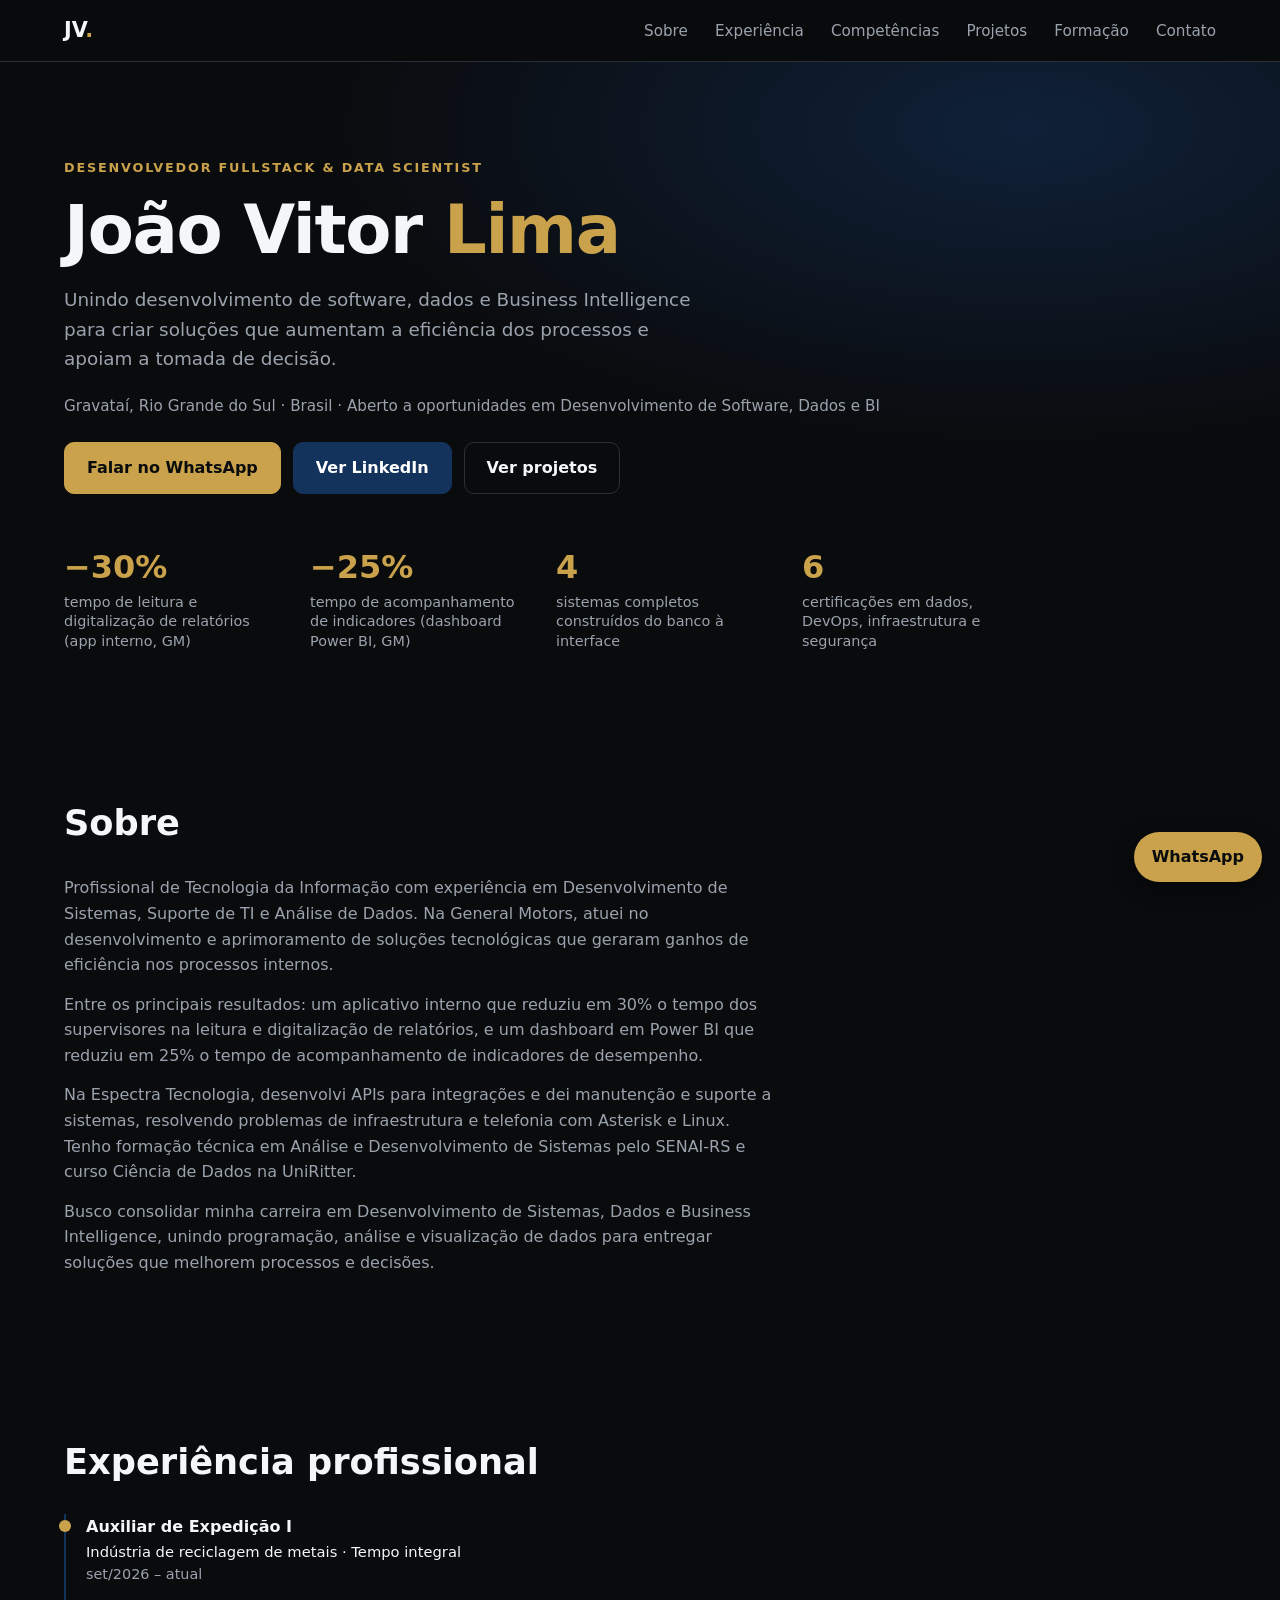
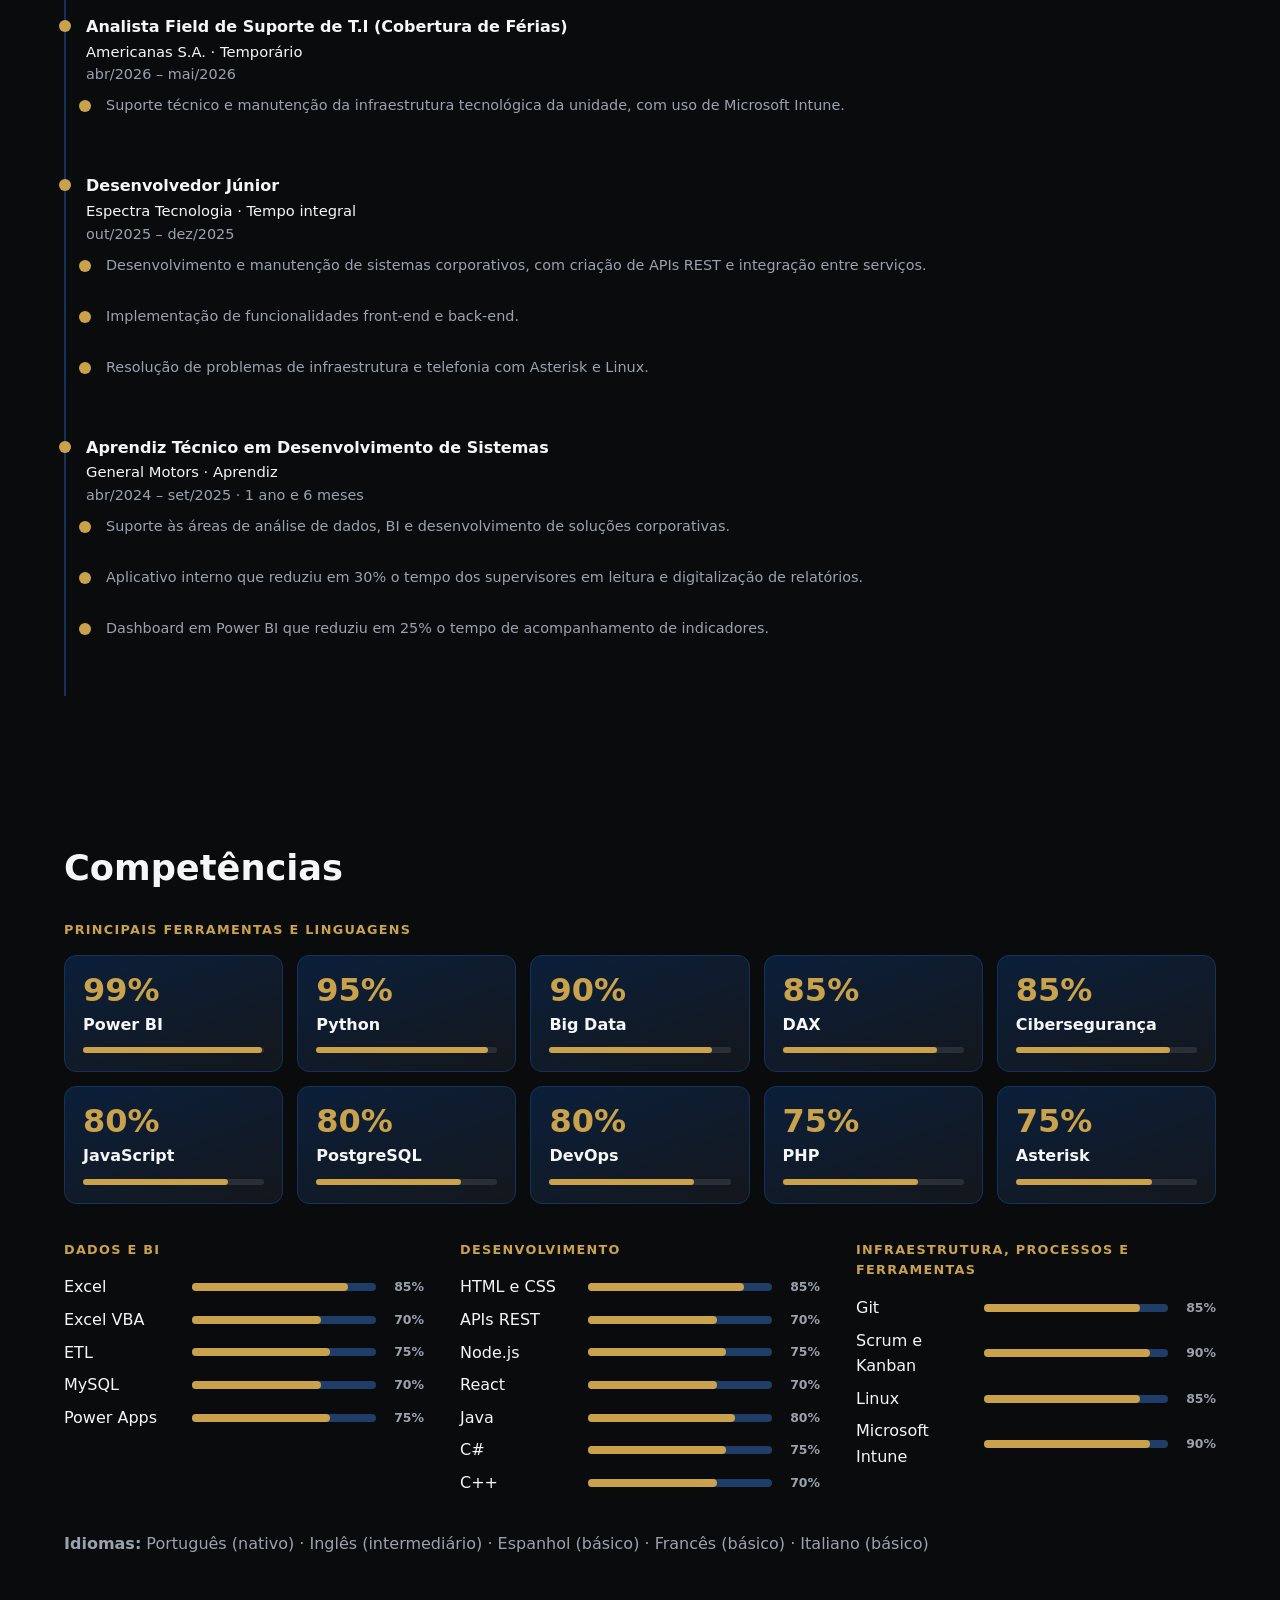
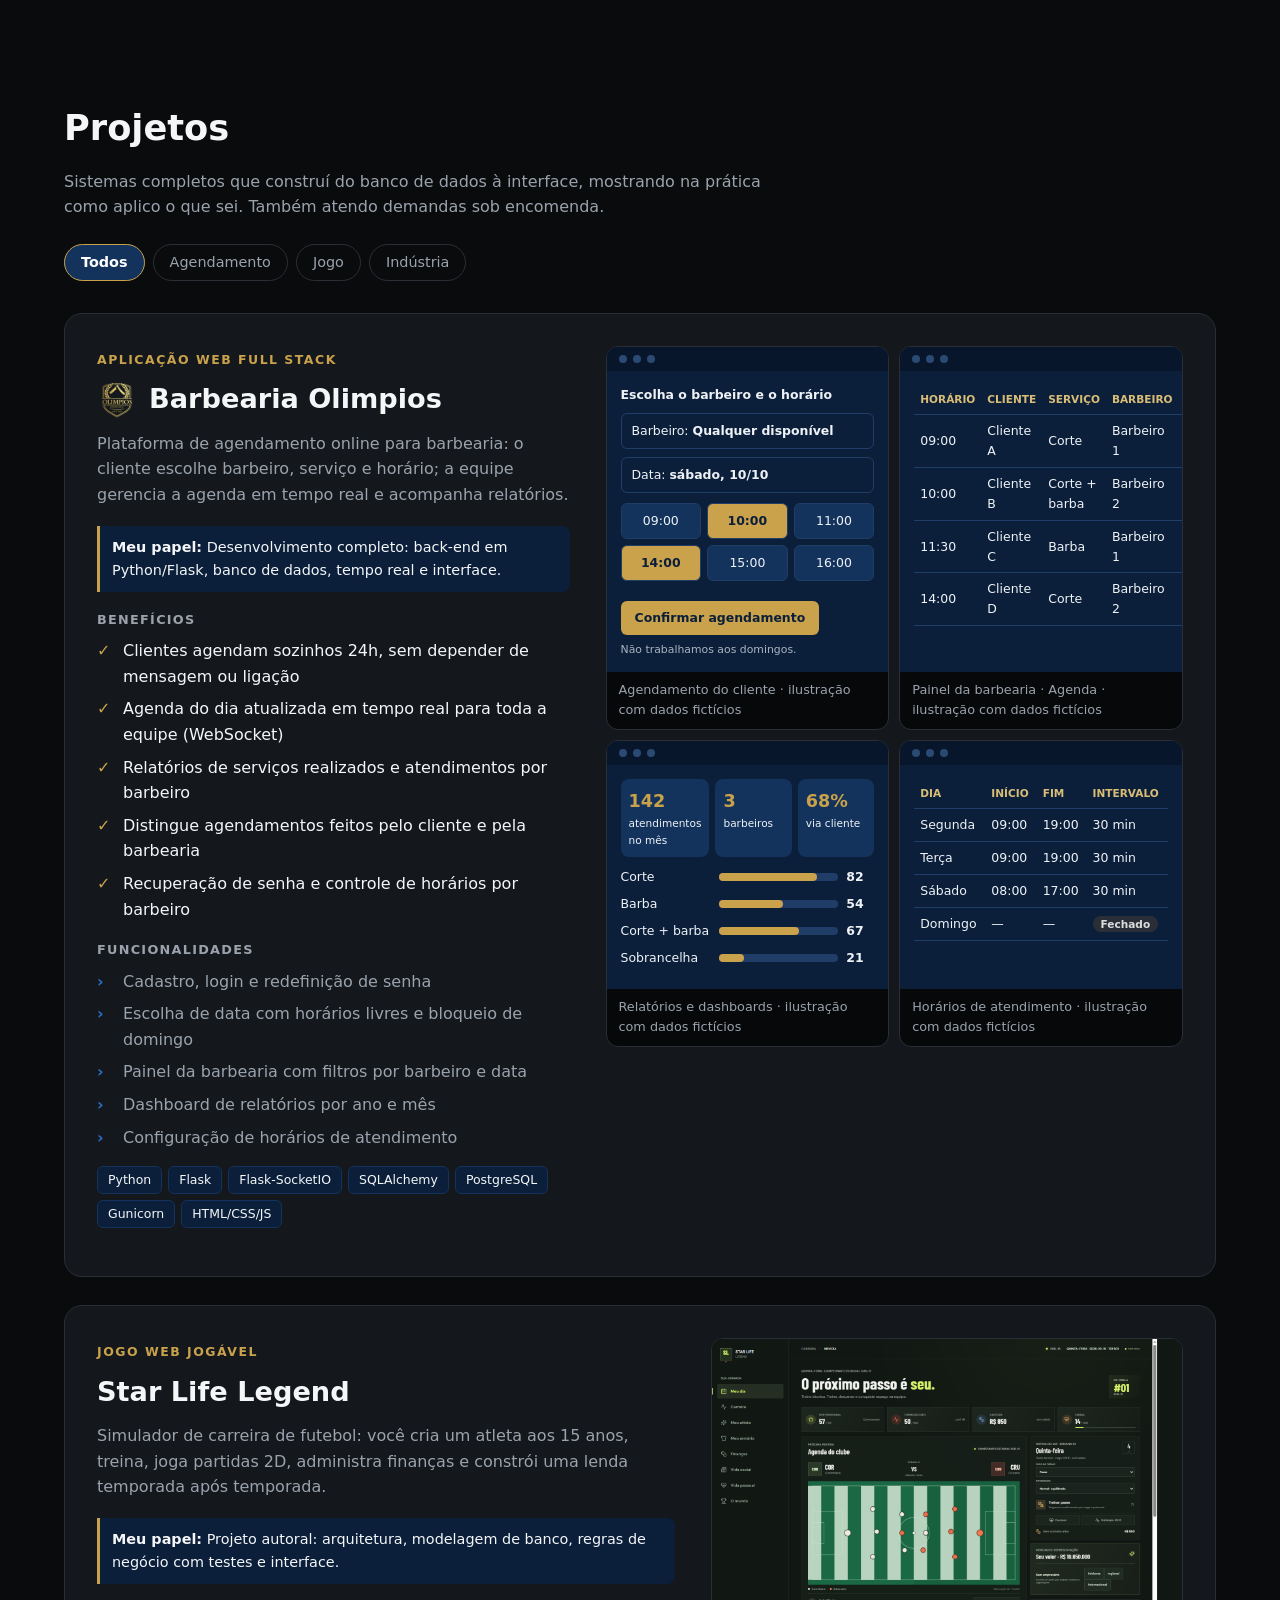
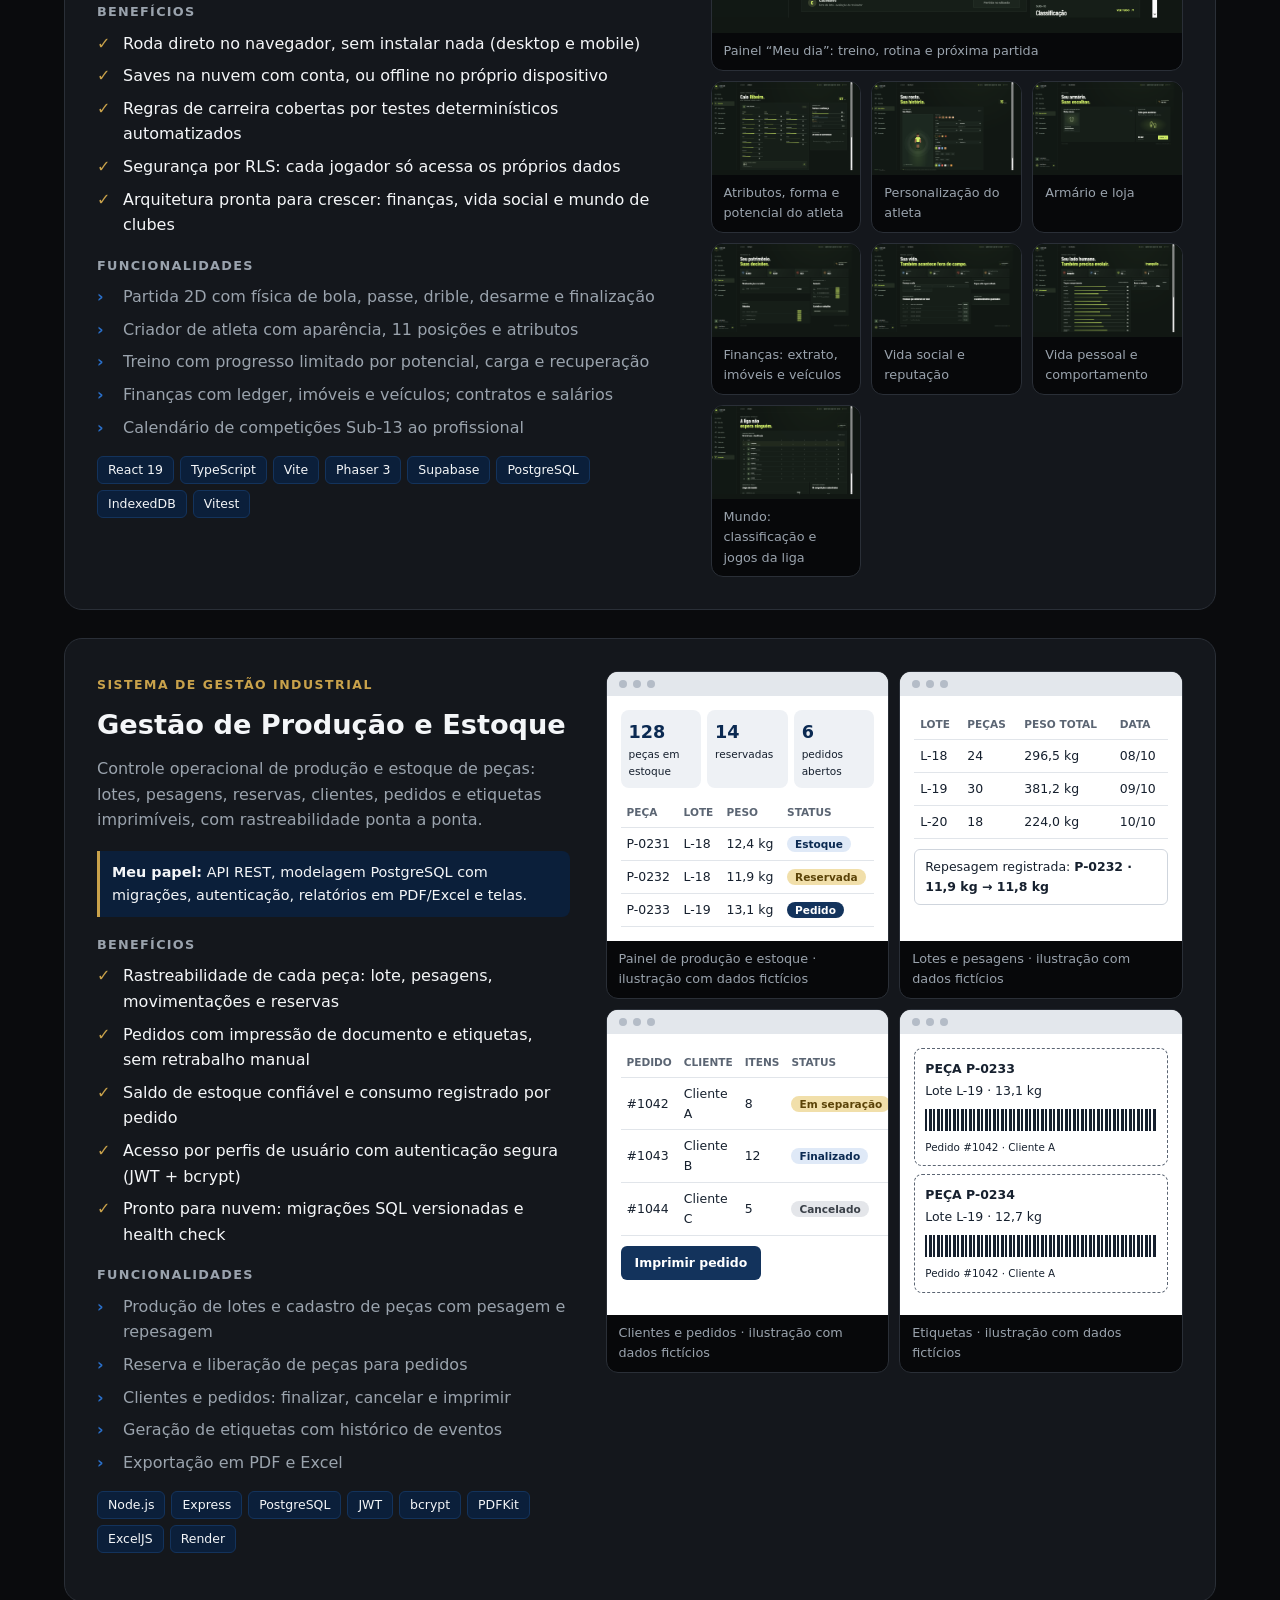
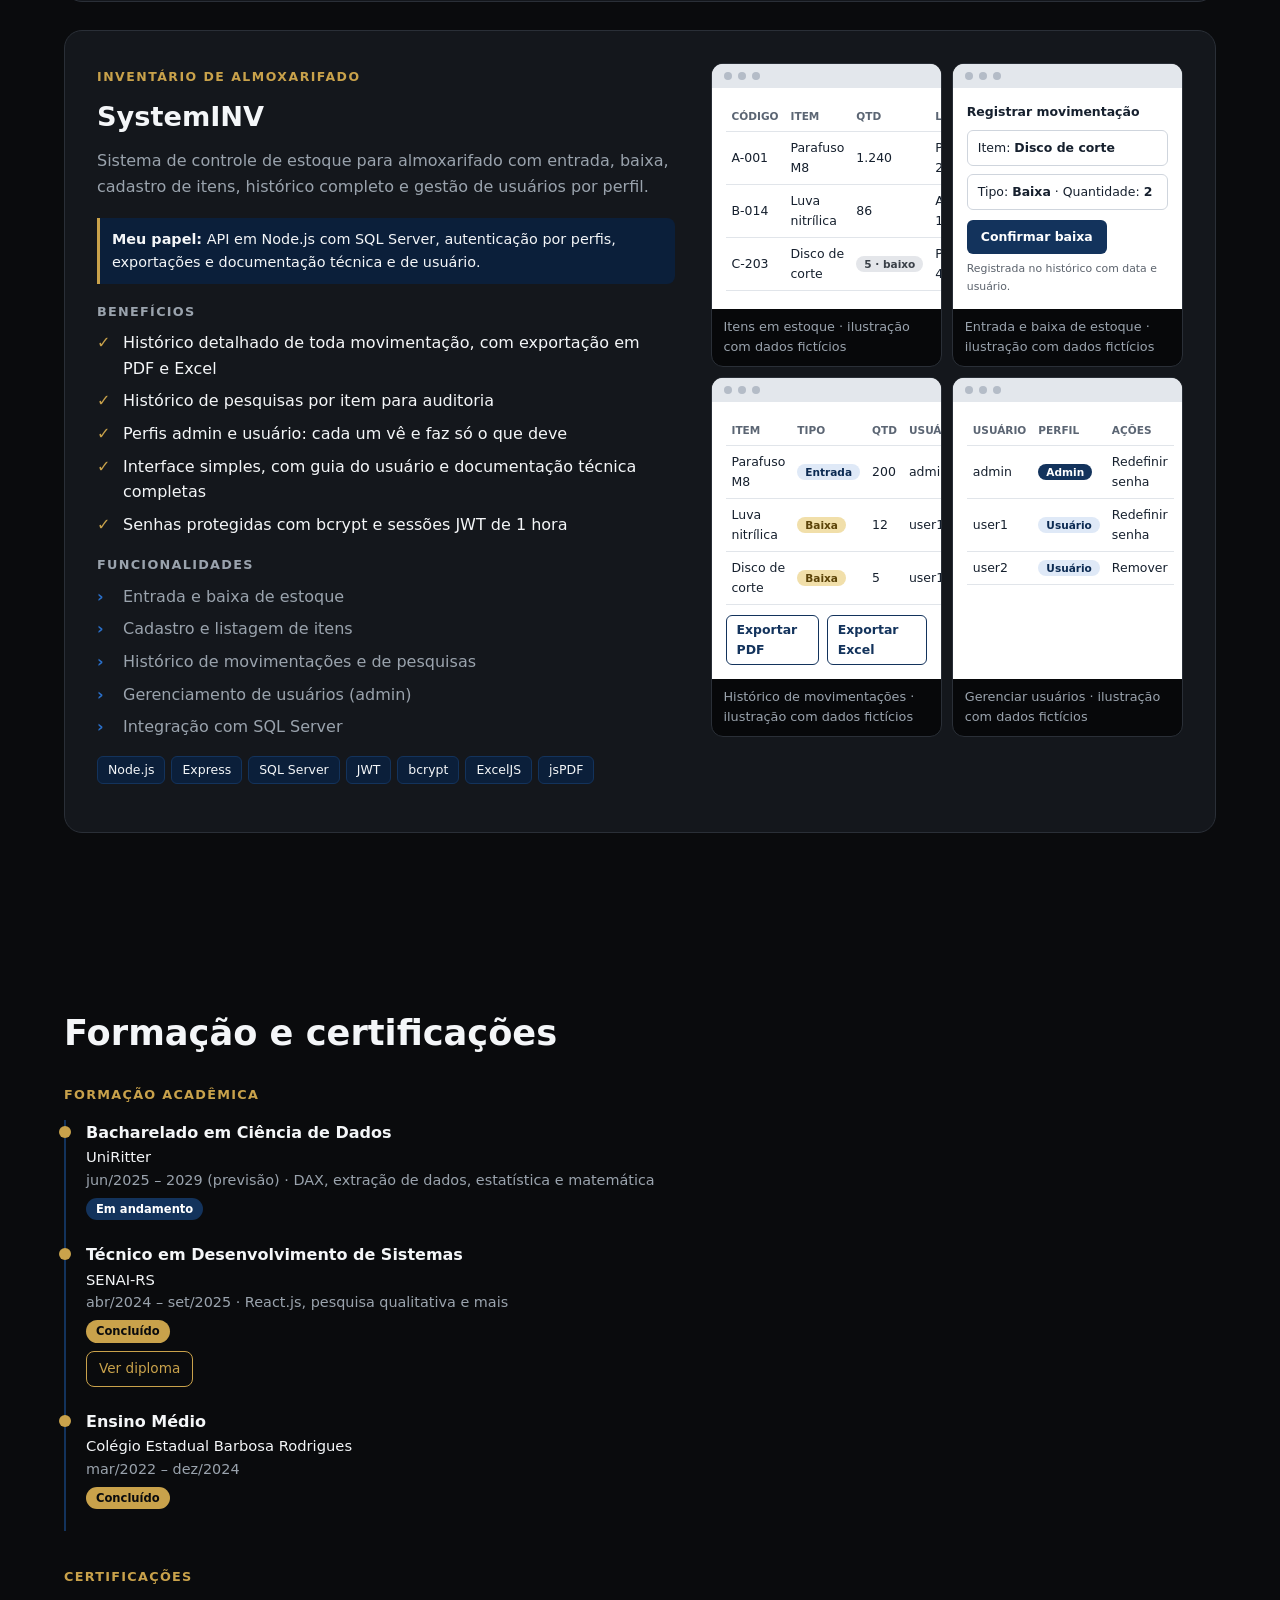
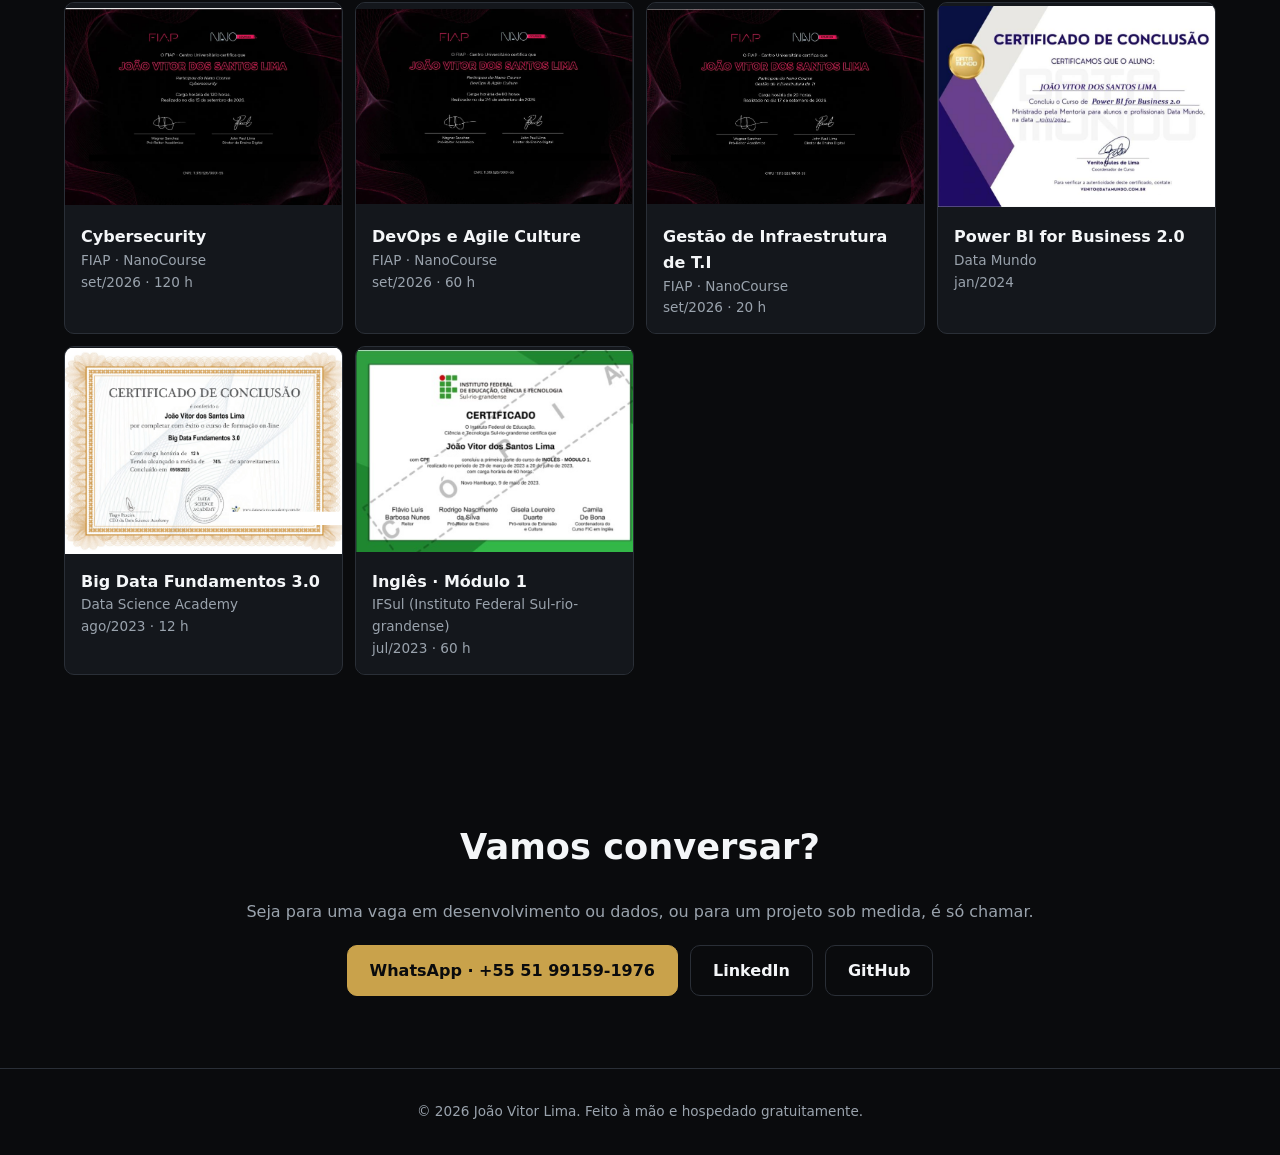
<file: index.html>
﻿<!doctype html>
<html lang="pt-BR">
<head>
  <meta charset="utf-8">
  <meta name="viewport" content="width=device-width, initial-scale=1">
  <title>João Vitor Lima · Desenvolvedor FullStack &amp; Data Scientist</title>
  <meta name="description" content="Portfólio de João Vitor Lima: Desenvolvedor FullStack e Data Scientist com experiência em Power BI, Python, SQL, APIs e sistemas corporativos. Gravataí, RS.">
  <meta name="theme-color" content="#0a0b0d">
  <link rel="stylesheet" href="style.css">
</head>
<body>
  <header class="top">
    <a class="brand" href="#inicio">JV<span>.</span></a>
    <nav>
      <a href="#sobre">Sobre</a>
      <a href="#experiencia">Experiência</a>
      <a href="#competencias">Competências</a>
      <a href="#projetos">Projetos</a>
      <a href="#formacao">Formação</a>
      <a href="#contato">Contato</a>
    </nav>
  </header>

  <main>
    <section class="hero" id="inicio">
      <p class="eyebrow" id="role"></p>
      <h1>João Vitor <em>Lima</em></h1>
      <p class="lead" id="tagline"></p>
      <p class="meta"><span id="location"></span> · <span id="open"></span></p>
      <div class="cta">
        <a class="btn wa" id="wa-hero" target="_blank" rel="noopener">Falar no WhatsApp</a>
        <a class="btn primary" id="linkedin-hero" target="_blank" rel="noopener">Ver LinkedIn</a>
        <a class="btn" href="#projetos">Ver projetos</a>
      </div>
      <ul class="stats" id="stats"></ul>
    </section>

    <section id="sobre" class="about">
      <h2>Sobre</h2>
      <div id="about"></div>
    </section>

    <section id="experiencia">
      <h2>Experiência profissional</h2>
      <ul class="timeline big" id="experience"></ul>
    </section>

    <section id="competencias">
      <h2>Competências</h2>
      <h4 class="sub">Principais ferramentas e linguagens</h4>
      <div class="main-skills" id="main-skills"></div>
      <div class="skill-groups" id="skill-groups"></div>
      <p class="note-line" id="languages"></p>
    </section>

    <section id="projetos">
      <h2>Projetos</h2>
      <p class="section-lead">Sistemas completos que construí do banco de dados à interface, mostrando na prática como aplico o que sei. Também atendo demandas sob encomenda.</p>
      <div class="filters" id="filters" role="tablist"></div>
      <div id="projects"></div>
    </section>

    <section id="formacao">
      <h2>Formação e certificações</h2>
      <h4 class="sub">Formação acadêmica</h4>
      <ul class="timeline" id="education"></ul>
      <h4 class="sub" style="margin-top:36px">Certificações</h4>
      <ul class="certs" id="certs"></ul>
    </section>

    <section id="contato" class="contact">
      <h2>Vamos conversar?</h2>
      <p>Seja para uma vaga em desenvolvimento ou dados, ou para um projeto sob medida, é só chamar.</p>
      <div class="cta">
        <a class="btn wa" id="wa" target="_blank" rel="noopener">WhatsApp · <span id="phone"></span></a>
        <a class="btn" id="linkedin" target="_blank" rel="noopener">LinkedIn</a>
        <a class="btn" id="github" target="_blank" rel="noopener">GitHub</a>
      </div>
    </section>
  </main>

  <footer>© <span id="year"></span> João Vitor Lima. Feito à mão e hospedado gratuitamente.</footer>
  <a class="wa-float" id="wa-float" target="_blank" rel="noopener">WhatsApp</a>

  <div class="lightbox" id="lightbox" hidden><button aria-label="Fechar">×</button><div id="lb-body"></div></div>

  <script charset="utf-8" src="profile.js"></script>
  <script charset="utf-8" src="projects.js"></script>
  <script charset="utf-8" src="app.js"></script>
</body>
</html>
</file>
<file: style.css>
﻿:root{--bg:#0a0b0d;--panel:#14171c;--chumbo:#2a2f37;--line:#2a2f37;--navy:#0b1f3a;--navy2:#13335c;--text:#f4f6f8;--muted:#9aa3ad;--gold:#c9a24b}
*{box-sizing:border-box;margin:0}
html{scroll-behavior:smooth}
body{background:var(--bg);color:var(--text);font:16px/1.6 system-ui,-apple-system,"Segoe UI",Roboto,sans-serif;-webkit-font-smoothing:antialiased}
a{color:inherit}
.top{position:sticky;top:0;z-index:10;display:flex;justify-content:space-between;align-items:center;padding:14px clamp(16px,5vw,64px);background:rgba(10,11,13,.88);backdrop-filter:blur(10px);border-bottom:1px solid var(--line)}
.brand{font-weight:800;font-size:1.3rem;text-decoration:none}.brand span{color:var(--gold)}
nav a{margin-left:22px;text-decoration:none;color:var(--muted);font-size:.95rem}nav a:hover{color:var(--gold)}
section{padding:72px clamp(16px,5vw,64px);max-width:1280px;margin:auto}
h1{font-size:clamp(2.2rem,6vw,4.2rem);line-height:1.05;max-width:16ch;letter-spacing:-.02em}
h1 em{font-style:normal;color:var(--gold)}
h2{font-size:clamp(1.6rem,3.5vw,2.2rem);margin-bottom:24px}
.hero{padding-top:96px;background:radial-gradient(700px 320px at 80% 10%,rgba(19,51,92,.55),transparent)}
.eyebrow{color:var(--gold);text-transform:uppercase;letter-spacing:.14em;font-size:.8rem;font-weight:700;margin-bottom:16px}
.lead{color:var(--muted);font-size:1.15rem;max-width:56ch;margin:20px 0 28px}
.cta{display:flex;gap:12px;flex-wrap:wrap}
.btn{display:inline-block;padding:12px 22px;border:1px solid var(--line);border-radius:10px;text-decoration:none;font:inherit;font-weight:600;transition:.2s;background:transparent;color:var(--text);cursor:pointer}
.btn:hover{border-color:var(--gold);color:var(--gold)}
.btn.primary{background:var(--navy2);border-color:var(--navy2);color:#fff}.btn.primary:hover{background:var(--gold);border-color:var(--gold);color:#0a0b0d}
.btn.wa{background:var(--gold);border-color:var(--gold);color:#0a0b0d}.btn.wa:hover{filter:brightness(1.1);color:#0a0b0d}
.stats{list-style:none;padding:0;display:flex;gap:36px;margin-top:48px;flex-wrap:wrap}
.stats b{display:block;font-size:2rem;color:var(--gold)}.stats span{color:var(--muted);font-size:.9rem}
.filters{display:flex;gap:8px;flex-wrap:wrap;margin-bottom:32px}
.chip{padding:6px 16px;border:1px solid var(--line);border-radius:99px;background:none;color:var(--muted);cursor:pointer;font:inherit;font-size:.9rem}
.chip[aria-selected=true]{background:var(--navy2);color:#fff;border-color:var(--gold);font-weight:700}
.project{display:grid;grid-template-columns:minmax(0,.9fr) minmax(0,1.1fr);gap:36px;padding:32px;margin-bottom:28px;background:var(--panel);border:1px solid var(--line);border-radius:18px}
.project.alt{grid-template-columns:minmax(0,1.1fr) minmax(0,.9fr)}.project.alt .gallery{order:2}
.kind{color:var(--gold);font-size:.78rem;text-transform:uppercase;letter-spacing:.12em;font-weight:700}
.project h3{font-size:1.7rem;margin:6px 0 10px;display:flex;align-items:center;gap:12px}
.project h3 img{width:40px;height:40px;border-radius:8px}
.project p.summary{color:var(--muted);margin-bottom:18px}
.project h4{font-size:.8rem;text-transform:uppercase;letter-spacing:.1em;color:var(--muted);margin:18px 0 8px}
.benefits{list-style:none;padding:0}
.benefits li{padding-left:26px;position:relative;margin-bottom:7px}
.benefits li::before{content:"✓";position:absolute;left:0;color:var(--gold);font-weight:800}
.benefits.plain{color:var(--muted)}.benefits.plain li::before{content:"›";color:var(--navy2);filter:brightness(2.2)}
.tags{display:flex;flex-wrap:wrap;gap:6px;margin:16px 0}
.tags span{font-size:.78rem;padding:3px 10px;border-radius:6px;background:var(--navy);border:1px solid var(--navy2)}
.gallery{display:flex;flex-direction:column;gap:10px;min-width:0}
.shot{border:1px solid var(--line);border-radius:12px;overflow:hidden;background:#07080a;cursor:zoom-in}
.shot img,.shot video{display:block;width:100%;height:auto}
.shot figcaption{padding:8px 12px;font-size:.8rem;color:var(--muted)}
.thumbs{display:grid;grid-template-columns:repeat(auto-fit,minmax(140px,1fr));gap:10px}
.thumbs .shot img{aspect-ratio:16/10;object-fit:cover;object-position:top left}
.yt{aspect-ratio:16/9;width:100%;border:0}
.mocks{display:grid;grid-template-columns:repeat(2,minmax(0,1fr));gap:10px}
.mockshot{cursor:default;display:flex;flex-direction:column}
.mock{background:#fff;color:#16202e;font-size:.78rem;flex:1}
.mock .bar{display:flex;gap:6px;padding:8px 12px;background:#e3e7ec}.mock .bar i{width:8px;height:8px;border-radius:50%;background:#b4bcc7}
.mock .body{padding:14px}
.mock table{width:100%;border-collapse:collapse}.mock th,.mock td{text-align:left;padding:6px 6px;border-bottom:1px solid #e1e5ea}
.mock th{font-size:.66rem;text-transform:uppercase;color:#5b6573}
.mock.dark{background:var(--navy);color:#eef2f7}.mock.dark .bar{background:#07162b}.mock.dark .bar i{background:#2b4a73}
.mock.dark th{color:#d9bd77}.mock.dark td,.mock.dark th{border-color:#1f3d66}
.pill{padding:2px 8px;border-radius:99px;font-size:.66rem;font-weight:700;white-space:nowrap}
.ok{background:#dfe9f7;color:#0b2a52}.warn{background:#e4e6ea;color:#3a4048}.info{background:#13335c;color:#fff}.gold{background:#f1dfaa;color:#5b4308}
.dark .ok{background:#1f3d66;color:#fff}.dark .info{background:#c9a24b;color:#0b1f3a}.dark .warn{background:#2a2f37;color:#ddd}
.slots{display:grid;grid-template-columns:repeat(3,1fr);gap:6px;margin:10px 0}
.slots div{padding:7px 4px;border-radius:6px;text-align:center;background:#13335c;border:1px solid #1f3d66}
.slots .on{background:var(--gold);color:#0b1f3a;font-weight:700}
.field{padding:7px 10px;border:1px solid #cfd5dd;border-radius:6px;margin-top:8px}.dark .field{border-color:#1f3d66}
.field em{font-style:normal;font-weight:700}
.btn-fake{display:inline-block;margin-top:10px;padding:7px 14px;border-radius:6px;background:var(--navy2);color:#fff;font-weight:700}
.dark .btn-fake{background:var(--gold);color:#0b1f3a}
.note{font-size:.68rem;opacity:.7;margin-top:6px}
.kpis{display:grid;grid-template-columns:repeat(3,1fr);gap:6px;margin-bottom:10px}
.kpis div{background:#eef1f5;border-radius:8px;padding:8px;font-size:.66rem}.kpis b{display:block;font-size:1.1rem;color:#0b2a52}
.dark .kpis div{background:#13335c}.dark .kpis b{color:var(--gold)}
.bar-row{display:grid;grid-template-columns:90px 1fr 28px;gap:8px;align-items:center;margin:7px 0}
.bar-row div{height:8px;background:#1f3d66;border-radius:4px}.bar-row i{display:block;height:100%;background:var(--gold);border-radius:4px}
.label{border:1.5px dashed #5b6573;border-radius:8px;padding:10px;margin-bottom:8px;display:flex;flex-direction:column;gap:2px}
.barcode{height:22px;margin:6px 0;background:repeating-linear-gradient(90deg,#16202e 0 2px,#fff 2px 4px,#16202e 4px 7px,#fff 7px 8px)}
.exports{display:flex;gap:8px;margin-top:10px}.exports span{padding:4px 10px;border:1px solid #13335c;border-radius:6px;color:#13335c;font-weight:700}
.about p{max-width:75ch;color:var(--muted);margin-bottom:14px}
.meta{color:var(--muted);font-size:.95rem;margin:-8px 0 24px}
.section-lead{color:var(--muted);max-width:70ch;margin:-12px 0 24px}
.myrole{font-size:.9rem;padding:10px 12px;border-left:3px solid var(--gold);background:var(--navy);border-radius:0 8px 8px 0;margin-bottom:6px}
.stats li{max-width:210px}.stats span{display:block;line-height:1.35}
.timeline.big li{padding-bottom:28px}.timeline .co{color:var(--text);font-size:.92rem}
.bl{list-style:none;padding:0;margin-top:8px}.bl li{padding:0 0 4px 16px;position:relative;color:var(--muted);font-size:.9rem;display:block}
.bl li::before{content:"–";position:absolute;left:0;top:0;width:auto;height:auto;background:none;color:var(--gold);border-radius:0}
.main-skills{display:grid;grid-template-columns:repeat(auto-fit,minmax(200px,1fr));gap:14px;margin-bottom:36px}
.main-skill{padding:18px;border:1px solid var(--navy2);border-radius:12px;background:linear-gradient(160deg,var(--navy),var(--panel))}
.main-skill b{display:block;font-size:2rem;color:var(--gold);line-height:1}.main-skill span{display:block;margin:6px 0 10px;font-weight:600}
.main-skill div{height:6px;background:var(--chumbo);border-radius:3px}.main-skill i{display:block;height:100%;background:var(--gold);border-radius:3px}
.skill-groups{display:grid;grid-template-columns:repeat(auto-fit,minmax(280px,1fr));gap:36px}
.note-line{color:var(--muted);margin-top:28px}
.skill-row{grid-template-columns:120px 1fr 40px}.skill-row b{font-size:.78rem;color:var(--muted);text-align:right}
.about p{max-width:70ch;color:var(--muted)}
.split{display:grid;grid-template-columns:1fr 1fr;gap:40px}
.sub{font-size:.8rem;text-transform:uppercase;letter-spacing:.1em;color:var(--gold);margin-bottom:14px}
.timeline{list-style:none;padding:0;border-left:2px solid var(--navy2)}
.timeline li{padding:0 0 22px 20px;position:relative;display:flex;flex-direction:column}
.timeline li::before{content:"";position:absolute;left:-7px;top:6px;width:12px;height:12px;border-radius:50%;background:var(--gold)}
.timeline span{color:var(--muted);font-size:.9rem}
.timeline em{font-style:normal;font-size:.72rem;font-weight:700;align-self:flex-start;margin-top:6px;padding:2px 10px;border-radius:99px;background:var(--navy2);color:#fff}
.timeline em.done{background:var(--gold);color:#0a0b0d}
.prof{grid-template-columns:110px 1fr}.prof div{background:var(--chumbo)}
.certs{list-style:none;padding:0;display:grid;grid-template-columns:repeat(auto-fill,minmax(260px,1fr));gap:12px}
.certs li>*{display:flex;flex-direction:column;padding:14px 16px;border:1px solid var(--line);border-radius:10px;background:var(--panel);text-decoration:none;height:100%}
.certs li{display:flex;flex-direction:column;border:1px solid var(--line);border-radius:10px;background:var(--panel);overflow:hidden}
.certs li>*{border:0;border-radius:0;height:auto}
.cert-img{width:100%;aspect-ratio:4/3;object-fit:contain;background:#000;cursor:zoom-in;padding:0!important}
.diploma{margin-top:8px;align-self:flex-start;background:none;border:1px solid var(--gold);color:var(--gold);border-radius:8px;padding:6px 12px;cursor:pointer;font:inherit;font-size:.85rem}
.diploma:hover{background:var(--gold);color:#000}
.certs a:hover{border-color:var(--gold)}.certs span{color:var(--muted);font-size:.85rem}
@media(max-width:900px){.split{grid-template-columns:1fr}}
.skills{list-style:none;padding:0;display:flex;flex-wrap:wrap;gap:8px;margin-top:20px}
.skills li{padding:6px 14px;border:1px solid var(--line);border-radius:8px;background:var(--panel)}
.contact{text-align:center}.contact p{color:var(--muted);margin-bottom:20px}
.contact .cta{justify-content:center}
footer{text-align:center;padding:32px;color:var(--muted);border-top:1px solid var(--line);font-size:.85rem}
.lightbox{position:fixed;inset:0;background:rgba(0,0,0,.93);display:flex;align-items:center;justify-content:center;z-index:50;padding:24px}
.lightbox[hidden]{display:none}.lightbox img{max-width:100%;max-height:90vh;border-radius:8px}
.lightbox button{position:absolute;top:12px;right:20px;background:none;border:0;color:#fff;font-size:2.4rem;cursor:pointer}
.wa-float{position:fixed;right:18px;bottom:18px;z-index:20;padding:12px 18px;border-radius:99px;background:var(--gold);color:#0a0b0d;font-weight:700;text-decoration:none;box-shadow:0 6px 20px rgba(0,0,0,.5)}
@media(max-width:900px){.project,.project.alt{grid-template-columns:1fr;padding:20px}.project.alt .gallery{order:0}nav a{margin-left:14px}.mocks{grid-template-columns:1fr}}
@media(prefers-reduced-motion:reduce){*{transition:none!important;scroll-behavior:auto!important}}
</file>
